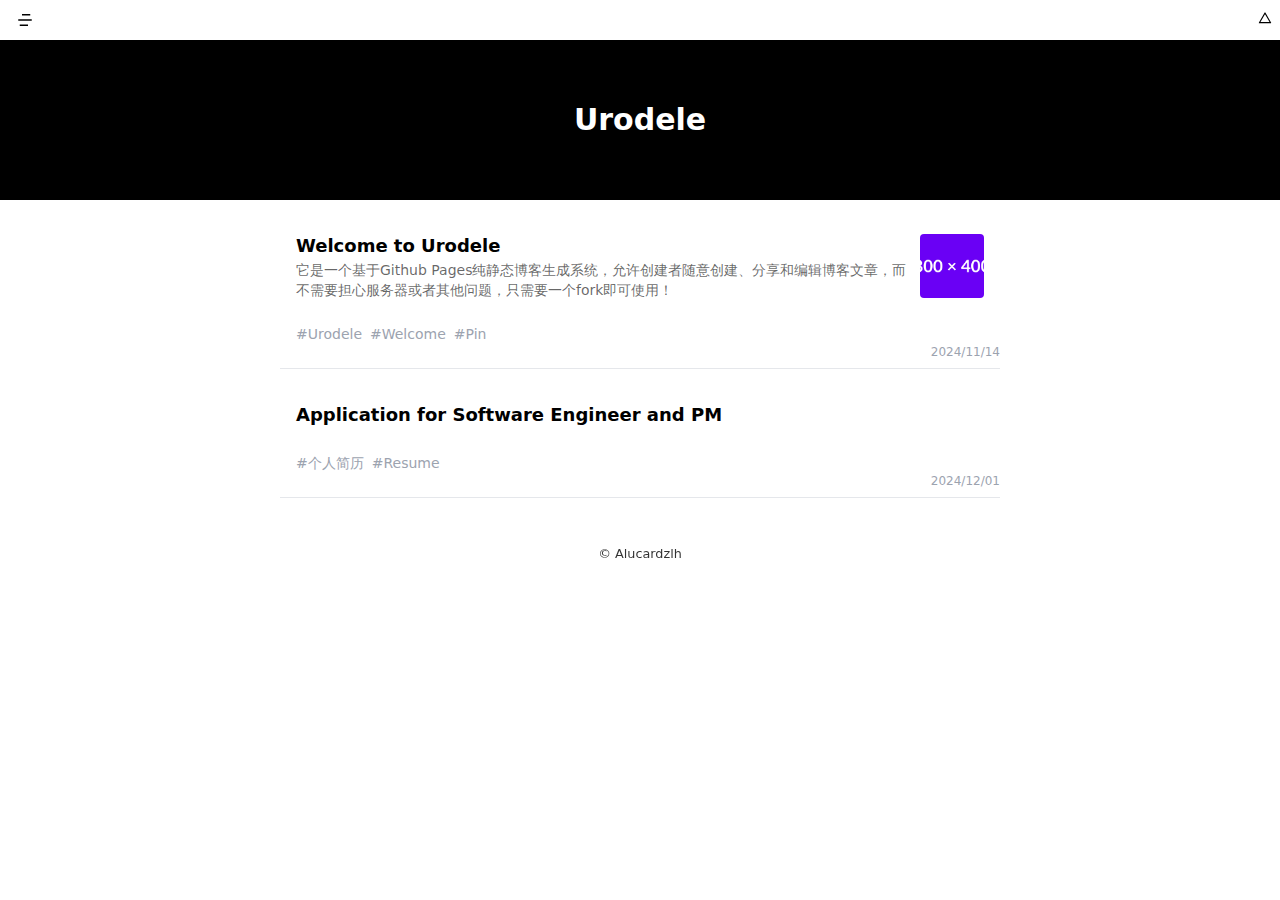
<file: index.html>
<!DOCTYPE html> <html lang="en"> <head><meta charset="UTF-8"><link rel="apple-touch-icon-precomposed" sizes="144x144" href="/favicon.png"><meta name="apple-mobile-web-app-capable" content="yes"><meta name="mobile-web-app-capable" content="yes"><meta name="apple-mobile-web-app-status-bar-style" content="black-translucent"><meta name="apple-mobile-web-app-title" content="URODELE"><meta name="msapplication-TileColor" content="#000000"><meta name="viewport" content="width=device-width,initial-scale=1.0, minimum-scale=1.0, maximum-scale=1.0, user-scalable=no, viewport-fit=cover"><meta name="description" content="A self-owned full-static blog system"><link rel="icon" href="/favicon.ico"><title>Welcome to Urodele | Urodele</title><link rel="stylesheet" href="/_astro/_page_.pf0yeKP4.css">
<style>._tabset_selm3_1 ._tab-panel_selm3_1{display:none}._tabset_selm3_1 ._tab-panels_selm3_4{display:flex}._tabset_selm3_1 input[data-tab-name=direct]{display:none}._tabset_selm3_1 input[data-tab-name=direct]:checked~._tab-panels_selm3_4 ._tab-panel_selm3_1[data-tab-name=direct]{display:block}._tabset_selm3_1 input[data-tab-name=direct]:checked~._tab-labels_selm3_13 label[data-tab-name=direct]{border-bottom:2px solid red}._tabset_selm3_1 input[data-tab-name=app]{display:none}._tabset_selm3_1 input[data-tab-name=app]:checked~._tab-panels_selm3_4 ._tab-panel_selm3_1[data-tab-name=app]{display:block}._tabset_selm3_1 input[data-tab-name=app]:checked~._tab-labels_selm3_13 label[data-tab-name=app]{border-bottom:2px solid red}
</style>
<link rel="stylesheet" href="/_astro/_page_.BIc4xYU2.css"><script type="module" src="/_astro/hoisted.DIbbZnHY.js"></script></head> <body class="text-text bg-bg"> <header class="flex justify-between items-center p-2 gap-2 h-10"> <a href="/" class="text-button text-lg" aria-label="homepage"> <div class="i-ri:menu-4-fill"></div> </a> <div class="flex gap-2 items-center header-operations">   <div id="auth"></div> </div> </header>  <div class="w-full h-40 bg-black text-white font-bold text-3xl flex items-center justify-center">Urodele</div> <main> <div class="content">  <div class="pt-8 pb-2"> <a href="/post/Welcome-to-Urodele" class="px-4 pb-4 flex justify-between items-center group"> <div class="flex flex-col"> <h1 class="page-title w-[fit-content] text-lg transition-all font-semibold group-hover:underline"> Welcome to Urodele </h1> <p class="text-text text-opacity-60 text-sm">它是一个基于Github Pages纯静态博客生成系统，允许创建者随意创建、分享和编辑博客文章，而不需要担心服务器或者其他问题，只需要一个fork即可使用！</p> </div> <img class="w-16 h-16 rounded object-cover" src="/post-assets/1730949764414_image.png" alt="image.png"> </a> <div class="flex pt-2 gap-2 px-4"> <a href="/tag/Urodele" class="text-sm text-gray hover:text-black">
#Urodele </a><a href="/tag/Welcome" class="text-sm text-gray hover:text-black">
#Welcome </a><a href="/tag/Pin" class="text-sm text-gray hover:text-black">
#Pin </a> </div> <div data-acc-time="1731585531871" class="text-end text-xs text-gray"></div> </div> <hr>  <div class="pt-8 pb-2"> <a href="/post/Application-for-Software-Engineer-and-PM" class="px-4 pb-4 flex justify-between items-center group"> <div class="flex flex-col"> <h1 class="page-title w-[fit-content] text-lg transition-all font-semibold group-hover:underline"> Application for Software Engineer and PM </h1> <p class="text-text text-opacity-60 text-sm"></p> </div>  </a> <div class="flex pt-2 gap-2 px-4"> <a href="/tag/%E4%B8%AA%E4%BA%BA%E7%AE%80%E5%8E%86" class="text-sm text-gray hover:text-black">
#个人简历 </a><a href="/tag/Resume" class="text-sm text-gray hover:text-black">
#Resume </a> </div> <div data-acc-time="1733053419336" class="text-end text-xs text-gray"></div> </div> <hr>   </div> </main>  <footer class="mt-8 flex justify-center"> <small class="w-full max-w-[720px] min-h-12 flex justify-center items-center opacity-80"> <a href="https://github.com/alucardzlh" target="_blank">© Alucardzlh</a> </small> </footer> </body></html>
</file>
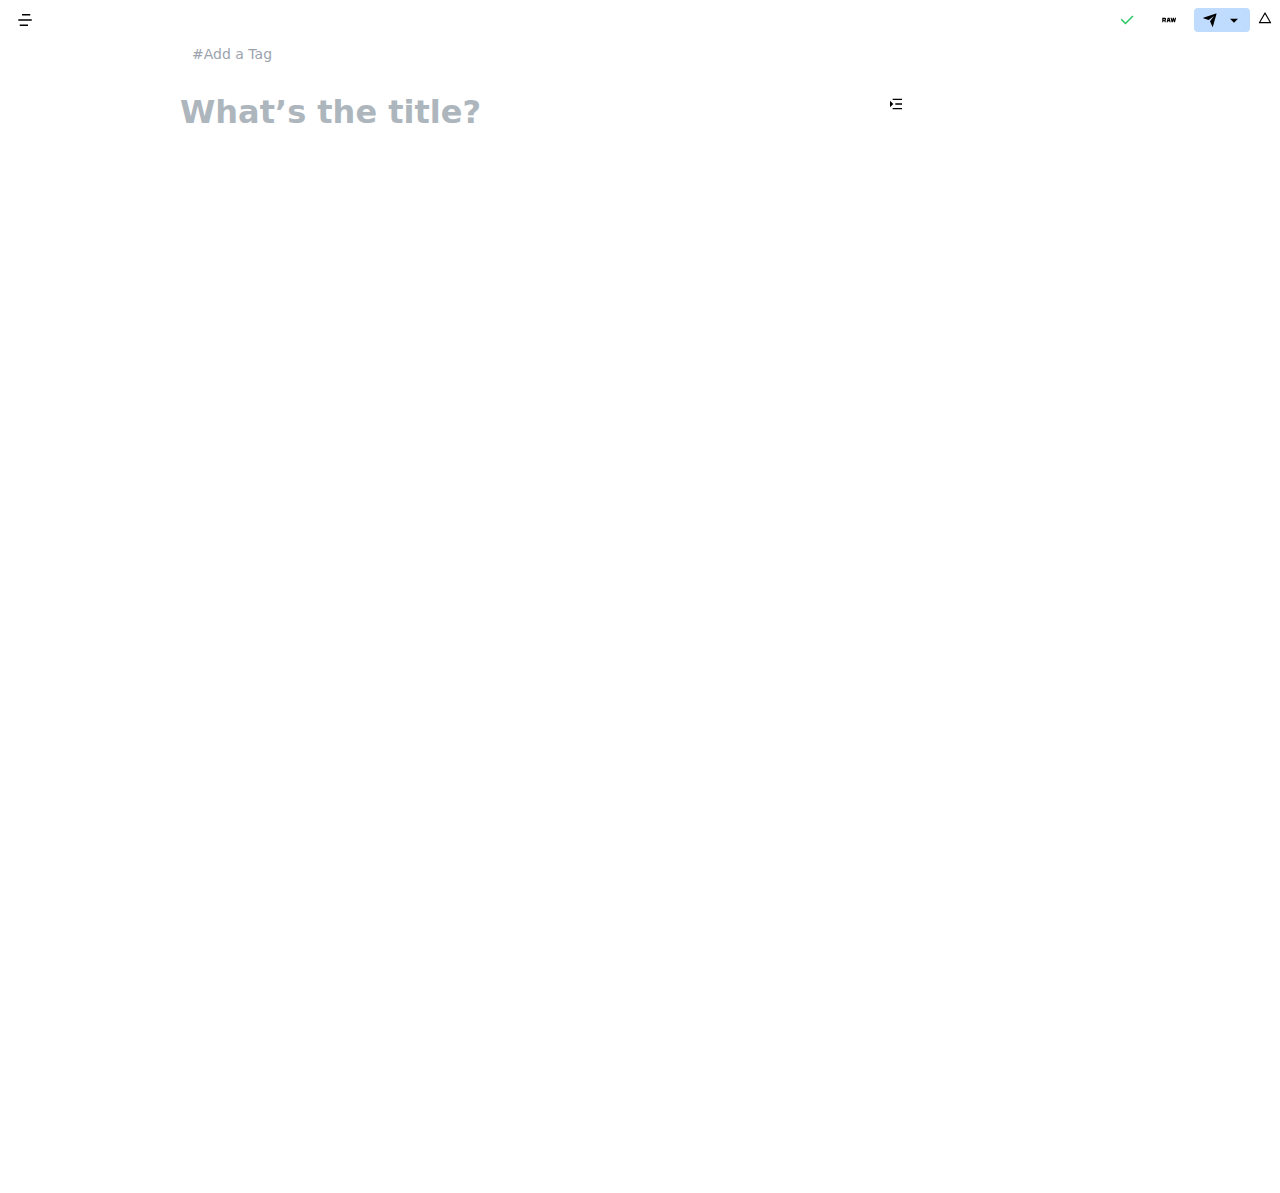
<file: edit/index.html>
<!DOCTYPE html> <html lang="en"> <head><meta charset="UTF-8"><link rel="apple-touch-icon-precomposed" sizes="144x144" href="/favicon.png"><meta name="apple-mobile-web-app-capable" content="yes"><meta name="mobile-web-app-capable" content="yes"><meta name="apple-mobile-web-app-status-bar-style" content="black-translucent"><meta name="apple-mobile-web-app-title" content="URODELE"><meta name="msapplication-TileColor" content="#000000"><meta name="viewport" content="width=device-width,initial-scale=1.0, minimum-scale=1.0, maximum-scale=1.0, user-scalable=no, viewport-fit=cover"><meta name="description" content="A self-owned full-static blog system"><link rel="icon" href="/favicon.ico"><title>Editor | Urodele</title><style>._tag_1y242_1{transition:all ease .25s;transition-delay:.25s;--opacity: 0;--stop: 0%;--hover-bg: rgba(229, 231, 235, var(--opacity));background:linear-gradient(90deg,var(--hover-bg) 50%,rgb(248,113,113) 50%,rgb(248,113,113) 100%);background-position:0%;background-size:200%}._tag_1y242_1:hover{--opacity: 1;background-position:100%;color:#fff}@media (prefers-color-scheme: dark){._tag_1y242_1{--un-text-opacity:1;color:rgb(156,163,175,var(--un-text-opacity))}}._add-tag_1y242_23 ._tag-selector_1y242_23{display:none}._add-tag_1y242_23:focus-within ._tag-selector_1y242_23{display:block}
</style>
<link rel="stylesheet" href="/_astro/_page_.pf0yeKP4.css">
<style>._tabset_selm3_1 ._tab-panel_selm3_1{display:none}._tabset_selm3_1 ._tab-panels_selm3_4{display:flex}._tabset_selm3_1 input[data-tab-name=direct]{display:none}._tabset_selm3_1 input[data-tab-name=direct]:checked~._tab-panels_selm3_4 ._tab-panel_selm3_1[data-tab-name=direct]{display:block}._tabset_selm3_1 input[data-tab-name=direct]:checked~._tab-labels_selm3_13 label[data-tab-name=direct]{border-bottom:2px solid red}._tabset_selm3_1 input[data-tab-name=app]{display:none}._tabset_selm3_1 input[data-tab-name=app]:checked~._tab-panels_selm3_4 ._tab-panel_selm3_1[data-tab-name=app]{display:block}._tabset_selm3_1 input[data-tab-name=app]:checked~._tab-labels_selm3_13 label[data-tab-name=app]{border-bottom:2px solid red}
</style>
<link rel="stylesheet" href="/_astro/_id_.CRvXThkN.css">
<link rel="stylesheet" href="/_astro/_page_.BIc4xYU2.css">
<style>.outlines a[data-anchor-tag=H1]{margin-left:0}.outlines a[data-anchor-tag=H2]{margin-left:12px}.outlines a[data-anchor-tag=H3]{margin-left:24px}.outlines a[data-anchor-tag=H4]{margin-left:36px}.outlines a[data-anchor-tag=H5]{margin-left:48px}.outlines a[data-anchor-tag=H6]{margin-left:60px}
</style><script type="module" src="/_astro/hoisted.BvG3a0a0.js"></script></head> <body class="text-text bg-bg"> <header class="flex justify-between items-center p-2 gap-2 h-10"> <a href="/" class="text-button text-lg" aria-label="homepage"> <div class="i-ri:menu-4-fill"></div> </a> <div class="flex gap-2 items-center header-operations"> <div id="editor-operarions" class="flex gap-2 items-center"></div>  <div id="auth"></div> </div> </header>   <div id="editor" class="w-full flex flex-col items-center min-h-8" data-modal-loading="true"></div>   </body></html>
</file>
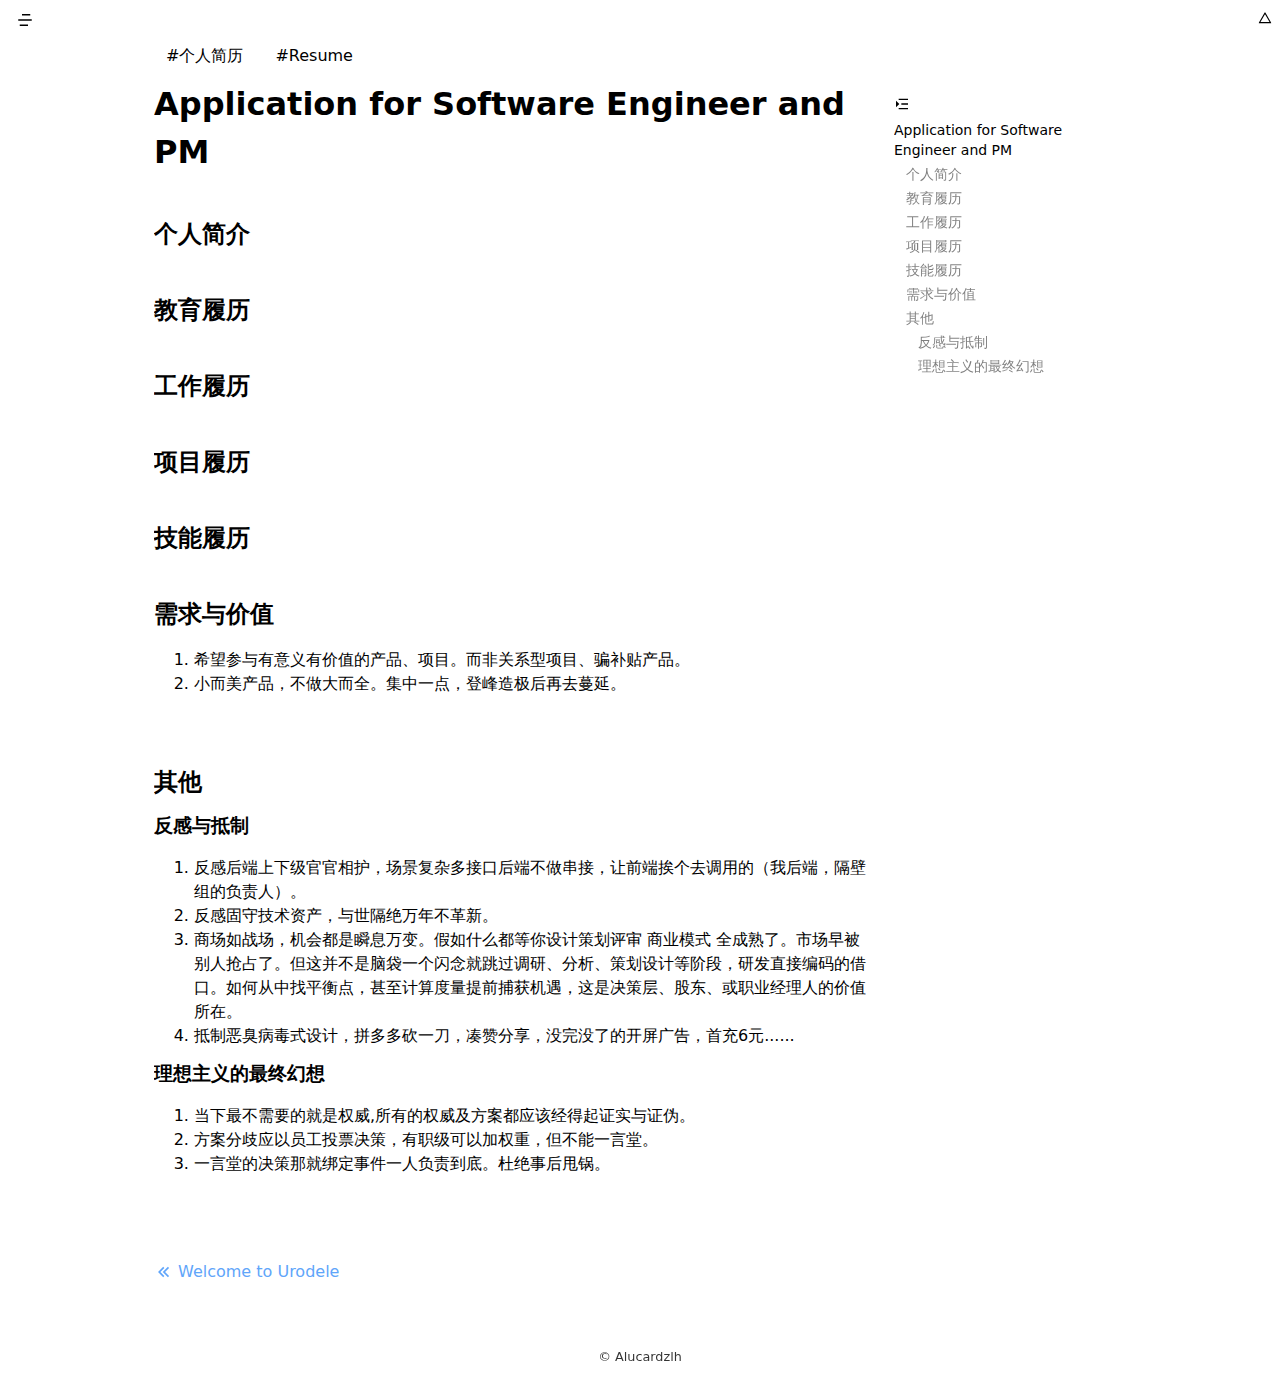
<file: post/Application-for-Software-Engineer-and-PM/index.html>
<!DOCTYPE html> <html lang="en"> <head><meta charset="UTF-8"><link rel="apple-touch-icon-precomposed" sizes="144x144" href="/favicon.png"><meta name="apple-mobile-web-app-capable" content="yes"><meta name="mobile-web-app-capable" content="yes"><meta name="apple-mobile-web-app-status-bar-style" content="black-translucent"><meta name="apple-mobile-web-app-title" content="URODELE"><meta name="msapplication-TileColor" content="#000000"><meta name="viewport" content="width=device-width,initial-scale=1.0, minimum-scale=1.0, maximum-scale=1.0, user-scalable=no, viewport-fit=cover"><meta name="description" content=""><link rel="icon" href="/favicon.ico"><title>Application for Software Engineer and PM | Urodele</title><link rel="stylesheet" href="/_astro/_page_.pf0yeKP4.css">
<style>.outlines a[data-anchor-tag=H1]{margin-left:0}.outlines a[data-anchor-tag=H2]{margin-left:12px}.outlines a[data-anchor-tag=H3]{margin-left:24px}.outlines a[data-anchor-tag=H4]{margin-left:36px}.outlines a[data-anchor-tag=H5]{margin-left:48px}.outlines a[data-anchor-tag=H6]{margin-left:60px}
._tabset_selm3_1 ._tab-panel_selm3_1{display:none}._tabset_selm3_1 ._tab-panels_selm3_4{display:flex}._tabset_selm3_1 input[data-tab-name=direct]{display:none}._tabset_selm3_1 input[data-tab-name=direct]:checked~._tab-panels_selm3_4 ._tab-panel_selm3_1[data-tab-name=direct]{display:block}._tabset_selm3_1 input[data-tab-name=direct]:checked~._tab-labels_selm3_13 label[data-tab-name=direct]{border-bottom:2px solid red}._tabset_selm3_1 input[data-tab-name=app]{display:none}._tabset_selm3_1 input[data-tab-name=app]:checked~._tab-panels_selm3_4 ._tab-panel_selm3_1[data-tab-name=app]{display:block}._tabset_selm3_1 input[data-tab-name=app]:checked~._tab-labels_selm3_13 label[data-tab-name=app]{border-bottom:2px solid red}
</style>
<link rel="stylesheet" href="/_astro/_page_.BIc4xYU2.css">
<link rel="stylesheet" href="/_astro/_id_.CRvXThkN.css"><script type="module" src="/_astro/hoisted.DYJ7VQR5.js"></script></head> <body class="text-text bg-bg"> <header class="flex justify-between items-center p-2 gap-2 h-10"> <a href="/" class="text-button text-lg" aria-label="homepage"> <div class="i-ri:menu-4-fill"></div> </a> <div class="flex gap-2 items-center header-operations">   <div id="auth"></div> </div> </header>  <main> <div class="content"> <div class="w-full flex gap-2 pb-2"> <a href="/tag/%E4%B8%AA%E4%BA%BA%E7%AE%80%E5%8E%86" class="rounded hover:bg-gray-200 dark:hover:bg-modal px-3 py-1 cursor-pointer">
#个人简历 </a><a href="/tag/Resume" class="rounded hover:bg-gray-200 dark:hover:bg-modal px-3 py-1 cursor-pointer">
#Resume </a> </div> <div class="ud-root read-only flex-1"><h1 level="1" id="Application-for-Software-Engineer-and-PM"><strong>Application for Software Engineer and PM</strong></h1><p></p><h2 level="2" id="个人简介">个人简介</h2><p></p><h2 level="2" id="教育履历">教育履历</h2><p></p><h2 level="2" id="工作履历">工作履历</h2><p></p><h2 level="2" id="项目履历">项目履历</h2><p></p><h2 level="2" id="技能履历">技能履历</h2><p></p><h2 level="2" id="需求与价值">需求与价值</h2><ol><li><p>希望参与有意义有价值的产品、项目。而非关系型项目、骗补贴产品。</p></li><li><p>小而美产品，不做大而全。集中一点，登峰造极后再去蔓延。</p></li></ol><p></p><p></p><h2 level="2" id="其他">其他</h2><h3 level="3" id="反感与抵制">反感与抵制</h3><ol><li><p>反感后端上下级官官相护，场景复杂多接口后端不做串接，让前端挨个去调用的（我后端，隔壁组的负责人）。</p></li><li><p>反感固守技术资产，与世隔绝万年不革新。</p></li><li><p>商场如战场，机会都是瞬息万变。假如什么都等你设计策划评审 商业模式 全成熟了。市场早被别人抢占了。但这并不是脑袋一个闪念就跳过调研、分析、策划设计等阶段，研发直接编码的借口。如何从中找平衡点，甚至计算度量提前捕获机遇，这是决策层、股东、或职业经理人的价值所在。</p></li><li><p>抵制恶臭病毒式设计，拼多多砍一刀，凑赞分享，没完没了的开屏广告，首充6元......</p></li></ol><h3 level="3" id="理想主义的最终幻想">理想主义的最终幻想</h3><ol><li><p>当下最不需要的就是权威,所有的权威及方案都应该经得起证实与证伪。</p></li><li><p>方案分歧应以员工投票决策，有职级可以加权重，但不能一言堂。</p></li><li><p>一言堂的决策那就绑定事件一人负责到底。杜绝事后甩锅。</p></li></ol><p></p><script type="module">const injectHtml = (root, html) => {
  const iframe = document.createElement("iframe");
  const htmlContent = `<html><head></head><body>${html}</body></html>`;
  iframe.style.width = "100%";
  iframe.style.height = "100%";
  iframe.onload = () => {
    const doc = iframe.contentDocument || iframe.contentWindow?.document;
    if (!doc) {
      return;
    }
    doc.open();
    doc.write(htmlContent);
    doc.close();
  };
  root.replaceChildren(iframe);
}
  document.querySelectorAll('.playground')?.forEach(el=>{
    const html = el.getAttribute('data-html');
    if (html) {
      injectHtml(el,html);
    }
    const indicator = document.createElement("div");
    indicator.className = "indicator";
    const showCode = document.createElement("div");
    showCode.className = "show-code";
    showCode.innerText = "code";
    showCode.onclick = () => {
      el.parentElement.classList.remove("preview-only");
    };
    const showPreview = document.createElement("div");
    showPreview.className = "show-preview";
    showPreview.innerText = "preview";
    showPreview.onclick = () => {
      el.parentElement.classList.add("preview-only");
    };
    indicator.appendChild(showCode);
    indicator.appendChild(showPreview);
    el.parentElement.appendChild(indicator);
    if (window.screen.width < 768) {
      showPreview.click();
    }
  });</script></div> <div data-page-id="Application-for-Software-Engineer-and-PM" class="navigator flex justify-between items-center mt-4 py-4"> <a href="/post/Welcome-to-Urodele" class="flex items-center gap-1 text-blue cursor-pointer flex-[45%]"> <div class="i-ri:arrow-left-double-line w-5 h-5 flex-shrink-0"></div> <div class="text-start">Welcome to Urodele</div> </a> <div></div> </div> </div> <div class="outline-wrapper"></div> </main> <div class="giscus-container flex justify-center"> <div class="w-full max-w-[870px] mx-8"> <script src="https://giscus.app/client.js" data-repo="alucardzlh/alucardzlh.github.io" data-repo-id="R_kgDONWtphA" data-category="Announcements" data-category-id="DIC_kwDONWtphM4CkxzD" data-mapping="pathname" data-strict="0" data-reactions-enabled="1" data-emit-metadata="0" data-input-position="bottom" data-theme="preferred_color_scheme" data-lang="zh-CN" crossorigin="anonymous" async></script> </div> </div> <footer class="mt-8 flex justify-center"> <small class="w-full max-w-[720px] min-h-12 flex justify-center items-center opacity-80"> <a href="https://github.com/alucardzlh" target="_blank">© Alucardzlh</a> </small> </footer> </body></html>
</file>
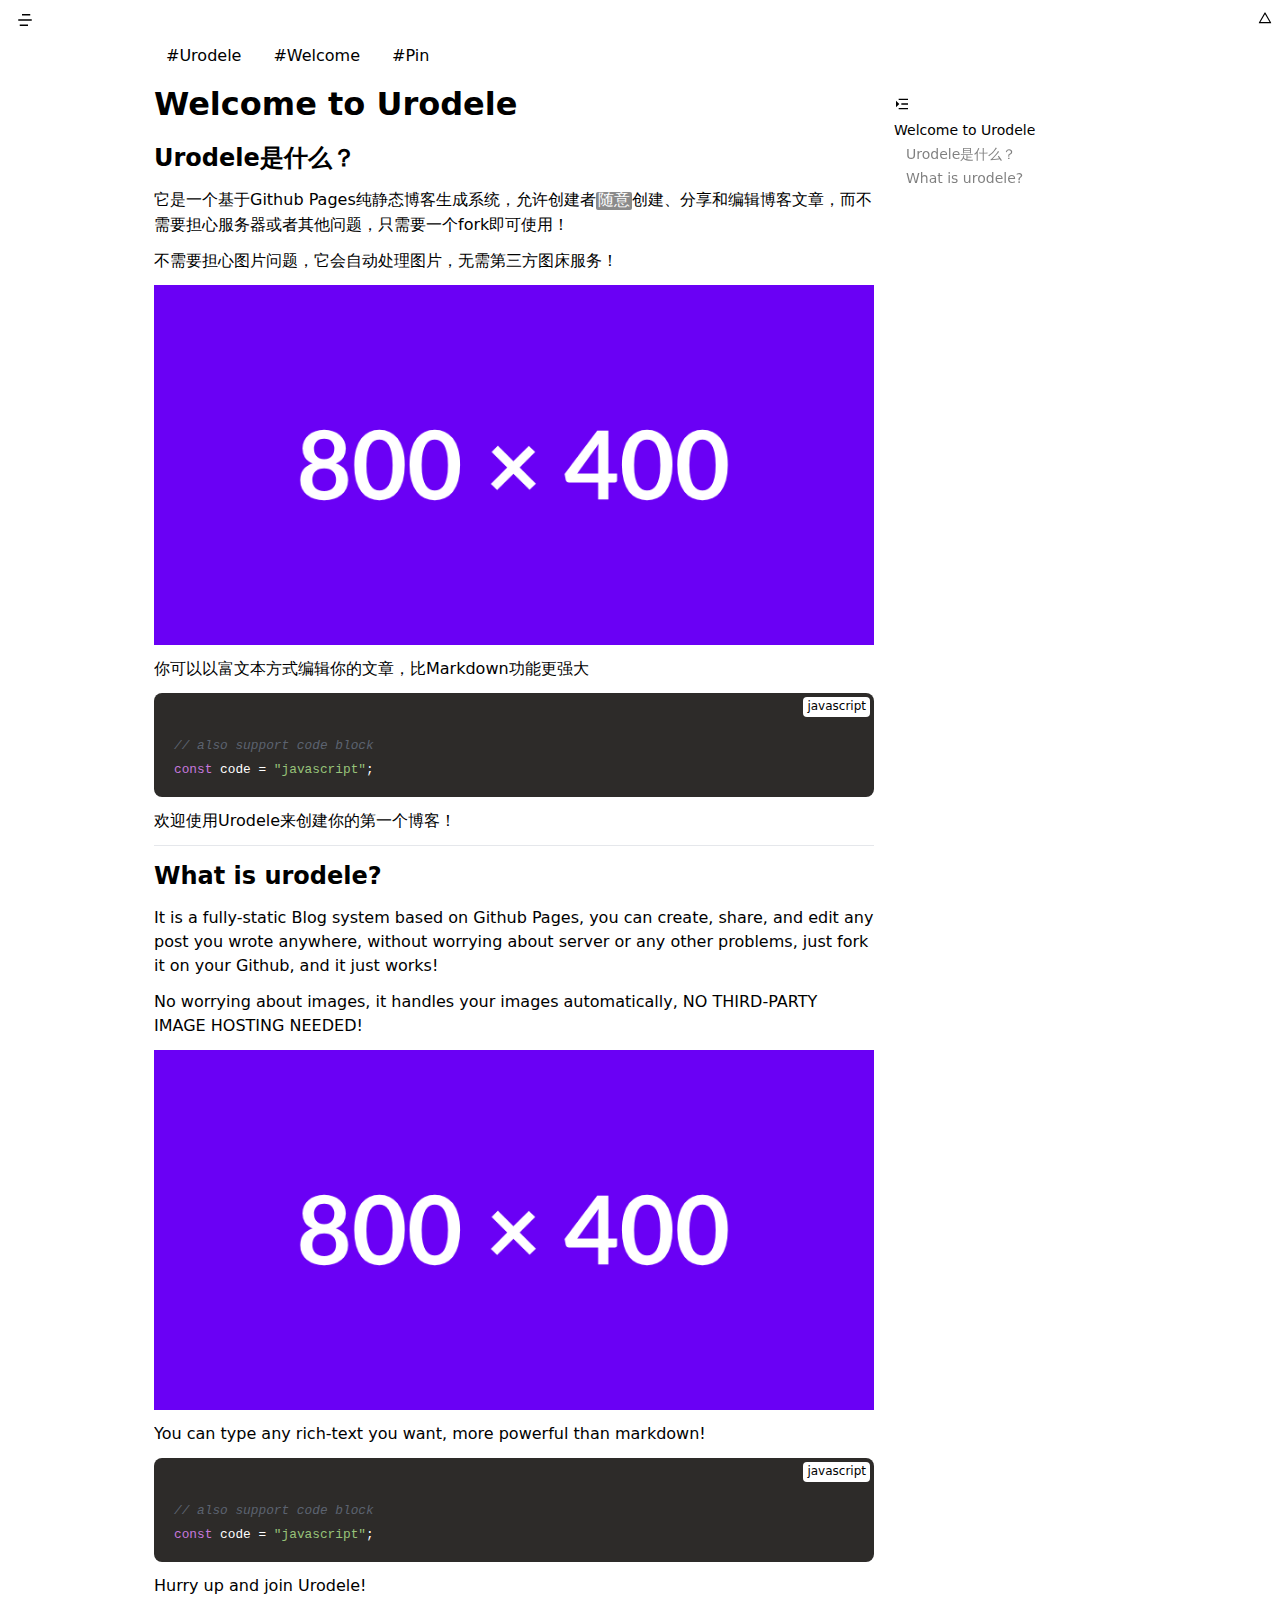
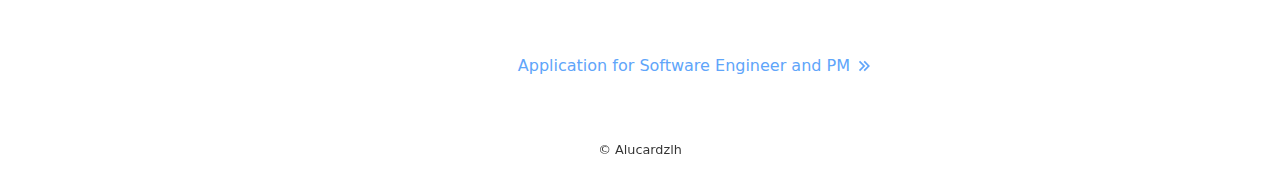
<file: post/Welcome-to-Urodele/index.html>
<!DOCTYPE html> <html lang="en"> <head><meta charset="UTF-8"><link rel="apple-touch-icon-precomposed" sizes="144x144" href="/favicon.png"><meta name="apple-mobile-web-app-capable" content="yes"><meta name="mobile-web-app-capable" content="yes"><meta name="apple-mobile-web-app-status-bar-style" content="black-translucent"><meta name="apple-mobile-web-app-title" content="URODELE"><meta name="msapplication-TileColor" content="#000000"><meta name="viewport" content="width=device-width,initial-scale=1.0, minimum-scale=1.0, maximum-scale=1.0, user-scalable=no, viewport-fit=cover"><meta name="description" content="它是一个基于Github Pages纯静态博客生成系统，允许创建者随意创建、分享和编辑博客文章，而不需要担心服务器或者其他问题，只需要一个fork即可使用！"><link rel="icon" href="/favicon.ico"><title>Welcome to Urodele | Urodele</title><link rel="stylesheet" href="/_astro/_page_.pf0yeKP4.css">
<style>._tabset_selm3_1 ._tab-panel_selm3_1{display:none}._tabset_selm3_1 ._tab-panels_selm3_4{display:flex}._tabset_selm3_1 input[data-tab-name=direct]{display:none}._tabset_selm3_1 input[data-tab-name=direct]:checked~._tab-panels_selm3_4 ._tab-panel_selm3_1[data-tab-name=direct]{display:block}._tabset_selm3_1 input[data-tab-name=direct]:checked~._tab-labels_selm3_13 label[data-tab-name=direct]{border-bottom:2px solid red}._tabset_selm3_1 input[data-tab-name=app]{display:none}._tabset_selm3_1 input[data-tab-name=app]:checked~._tab-panels_selm3_4 ._tab-panel_selm3_1[data-tab-name=app]{display:block}._tabset_selm3_1 input[data-tab-name=app]:checked~._tab-labels_selm3_13 label[data-tab-name=app]{border-bottom:2px solid red}
.outlines a[data-anchor-tag=H1]{margin-left:0}.outlines a[data-anchor-tag=H2]{margin-left:12px}.outlines a[data-anchor-tag=H3]{margin-left:24px}.outlines a[data-anchor-tag=H4]{margin-left:36px}.outlines a[data-anchor-tag=H5]{margin-left:48px}.outlines a[data-anchor-tag=H6]{margin-left:60px}
</style>
<link rel="stylesheet" href="/_astro/_page_.BIc4xYU2.css">
<link rel="stylesheet" href="/_astro/_id_.CRvXThkN.css"><script type="module" src="/_astro/hoisted.DYJ7VQR5.js"></script></head> <body class="text-text bg-bg"> <header class="flex justify-between items-center p-2 gap-2 h-10"> <a href="/" class="text-button text-lg" aria-label="homepage"> <div class="i-ri:menu-4-fill"></div> </a> <div class="flex gap-2 items-center header-operations">   <div id="auth"></div> </div> </header>  <main> <div class="content"> <div class="w-full flex gap-2 pb-2"> <a href="/tag/Urodele" class="rounded hover:bg-gray-200 dark:hover:bg-modal px-3 py-1 cursor-pointer">
#Urodele </a><a href="/tag/Welcome" class="rounded hover:bg-gray-200 dark:hover:bg-modal px-3 py-1 cursor-pointer">
#Welcome </a><a href="/tag/Pin" class="rounded hover:bg-gray-200 dark:hover:bg-modal px-3 py-1 cursor-pointer">
#Pin </a> </div> <div class="ud-root read-only flex-1"><h1 level="1" id="Welcome-to-Urodele">Welcome to Urodele</h1><h2 level="2" id="Urodele是什么">Urodele是什么？</h2><p>它是一个基于Github Pages纯静态博客生成系统，允许创建者<code>随意</code>创建、分享和编辑博客文章，而不需要担心服务器或者其他问题，只需要一个fork即可使用！</p><p>不需要担心图片问题，它会自动处理图片，无需第三方图床服务！</p><img src="/post-assets/1730949764414_image.png" alt="image.png"><p>你可以以富文本方式编辑你的文章，比Markdown功能更强大</p><div class="llt-code readonly"><div class="language">javascript</div><div class="wrapper"><pre><code class="language-javascript"><span class="hljs-comment" class="hljs-comment">// also support code block</span>
<span class="hljs-keyword" class="hljs-keyword">const</span> code = <span class="hljs-string" class="hljs-string">&quot;javascript&quot;</span>;
</code></pre></div></div><p>欢迎使用Urodele来创建你的第一个博客！</p><hr><h2 level="2" id="What-is-urodele">What is urodele?</h2><p>It is a fully-static Blog system based on Github Pages, you can create, share, and edit any post you wrote anywhere, without worrying about server or any other problems, just fork it on your Github, and it just works!</p><p>No worrying about images, it handles your images automatically, NO THIRD-PARTY IMAGE HOSTING NEEDED!</p><img src="/post-assets/1730949764414_image.png" alt="image.png"><p>You can type any rich-text you want, more powerful than markdown!</p><div class="llt-code readonly"><div class="language">javascript</div><div class="wrapper"><pre><code class="language-javascript"><span class="hljs-comment" class="hljs-comment">// also support code block</span>
<span class="hljs-keyword" class="hljs-keyword">const</span> code = <span class="hljs-string" class="hljs-string">&quot;javascript&quot;</span>;
</code></pre></div></div><p>Hurry up and join Urodele!</p><script type="module">const injectHtml = (root, html) => {
  const iframe = document.createElement("iframe");
  const htmlContent = `<html><head></head><body>${html}</body></html>`;
  iframe.style.width = "100%";
  iframe.style.height = "100%";
  iframe.onload = () => {
    const doc = iframe.contentDocument || iframe.contentWindow?.document;
    if (!doc) {
      return;
    }
    doc.open();
    doc.write(htmlContent);
    doc.close();
  };
  root.replaceChildren(iframe);
}
  document.querySelectorAll('.playground')?.forEach(el=>{
    const html = el.getAttribute('data-html');
    if (html) {
      injectHtml(el,html);
    }
    const indicator = document.createElement("div");
    indicator.className = "indicator";
    const showCode = document.createElement("div");
    showCode.className = "show-code";
    showCode.innerText = "code";
    showCode.onclick = () => {
      el.parentElement.classList.remove("preview-only");
    };
    const showPreview = document.createElement("div");
    showPreview.className = "show-preview";
    showPreview.innerText = "preview";
    showPreview.onclick = () => {
      el.parentElement.classList.add("preview-only");
    };
    indicator.appendChild(showCode);
    indicator.appendChild(showPreview);
    el.parentElement.appendChild(indicator);
    if (window.screen.width < 768) {
      showPreview.click();
    }
  });</script></div> <div data-page-id="Welcome-to-Urodele" class="navigator flex justify-between items-center mt-4 py-4"> <div></div> <a href="/post/Application-for-Software-Engineer-and-PM" class="flex items-center justify-end gap-1 text-blue cursor-pointer flex-[45%]"> <div class="text-end">Application for Software Engineer and PM</div> <div class="i-ri:arrow-right-double-line w-5 h-5 flex-shrink-0"></div> </a> </div> </div> <div class="outline-wrapper"></div> </main> <div class="giscus-container flex justify-center"> <div class="w-full max-w-[870px] mx-8"> <script src="https://giscus.app/client.js" data-repo="alucardzlh/alucardzlh.github.io" data-repo-id="R_kgDONWtphA" data-category="Announcements" data-category-id="DIC_kwDONWtphM4CkxzD" data-mapping="pathname" data-strict="0" data-reactions-enabled="1" data-emit-metadata="0" data-input-position="bottom" data-theme="preferred_color_scheme" data-lang="zh-CN" crossorigin="anonymous" async></script> </div> </div> <footer class="mt-8 flex justify-center"> <small class="w-full max-w-[720px] min-h-12 flex justify-center items-center opacity-80"> <a href="https://github.com/alucardzlh" target="_blank">© Alucardzlh</a> </small> </footer> </body></html>
</file>
<file: _astro/_page_.pf0yeKP4.css>
*,:before,:after{box-sizing:border-box;border-width:0;border-style:solid;border-color:var(--un-default-border-color, #e5e7eb)}:before,:after{--un-content: ""}html,:host{line-height:1.5;-webkit-text-size-adjust:100%;-moz-tab-size:4;tab-size:4;font-family:ui-sans-serif,system-ui,sans-serif,"Apple Color Emoji","Segoe UI Emoji",Segoe UI Symbol,"Noto Color Emoji";font-feature-settings:normal;font-variation-settings:normal;-webkit-tap-highlight-color:transparent}body{margin:0;line-height:inherit}hr{height:0;color:inherit;border-top-width:1px}abbr:where([title]){text-decoration:underline dotted}h1,h2,h3,h4,h5,h6{font-size:inherit;font-weight:inherit}a{color:inherit;text-decoration:inherit}b,strong{font-weight:bolder}code,kbd,samp,pre{font-family:ui-monospace,SFMono-Regular,Menlo,Monaco,Consolas,Liberation Mono,Courier New,monospace;font-feature-settings:normal;font-variation-settings:normal;font-size:1em}small{font-size:80%}sub,sup{font-size:75%;line-height:0;position:relative;vertical-align:baseline}sub{bottom:-.25em}sup{top:-.5em}table{text-indent:0;border-color:inherit;border-collapse:collapse}button,input,optgroup,select,textarea{font-family:inherit;font-feature-settings:inherit;font-variation-settings:inherit;font-size:100%;font-weight:inherit;line-height:inherit;color:inherit;margin:0;padding:0}button,select{text-transform:none}button,[type=button],[type=reset],[type=submit]{-webkit-appearance:button;background-color:transparent;background-image:none}:-moz-focusring{outline:auto}:-moz-ui-invalid{box-shadow:none}progress{vertical-align:baseline}::-webkit-inner-spin-button,::-webkit-outer-spin-button{height:auto}[type=search]{-webkit-appearance:textfield;outline-offset:-2px}::-webkit-search-decoration{-webkit-appearance:none}::-webkit-file-upload-button{-webkit-appearance:button;font:inherit}summary{display:list-item}blockquote,dl,dd,h1,h2,h3,h4,h5,h6,hr,figure,p,pre{margin:0}fieldset{margin:0;padding:0}legend{padding:0}ol,ul,menu{list-style:none;margin:0;padding:0}dialog{padding:0}textarea{resize:vertical}input::placeholder,textarea::placeholder{opacity:1;color:#9ca3af}button,[role=button]{cursor:pointer}:disabled{cursor:default}img,svg,video,canvas,audio,iframe,embed,object{display:block;vertical-align:middle}img,video{max-width:100%;height:auto}[hidden]:where(:not([hidden=until-found])){display:none}*,:before,:after{--un-rotate:0;--un-rotate-x:0;--un-rotate-y:0;--un-rotate-z:0;--un-scale-x:1;--un-scale-y:1;--un-scale-z:1;--un-skew-x:0;--un-skew-y:0;--un-translate-x:0;--un-translate-y:0;--un-translate-z:0;--un-pan-x: ;--un-pan-y: ;--un-pinch-zoom: ;--un-scroll-snap-strictness:proximity;--un-ordinal: ;--un-slashed-zero: ;--un-numeric-figure: ;--un-numeric-spacing: ;--un-numeric-fraction: ;--un-border-spacing-x:0;--un-border-spacing-y:0;--un-ring-offset-shadow:0 0 rgb(0 0 0 / 0);--un-ring-shadow:0 0 rgb(0 0 0 / 0);--un-shadow-inset: ;--un-shadow:0 0 rgb(0 0 0 / 0);--un-ring-inset: ;--un-ring-offset-width:0px;--un-ring-offset-color:#fff;--un-ring-width:0px;--un-ring-color:rgb(147 197 253 / .5);--un-blur: ;--un-brightness: ;--un-contrast: ;--un-drop-shadow: ;--un-grayscale: ;--un-hue-rotate: ;--un-invert: ;--un-saturate: ;--un-sepia: ;--un-backdrop-blur: ;--un-backdrop-brightness: ;--un-backdrop-contrast: ;--un-backdrop-grayscale: ;--un-backdrop-hue-rotate: ;--un-backdrop-invert: ;--un-backdrop-opacity: ;--un-backdrop-saturate: ;--un-backdrop-sepia: }::backdrop{--un-rotate:0;--un-rotate-x:0;--un-rotate-y:0;--un-rotate-z:0;--un-scale-x:1;--un-scale-y:1;--un-scale-z:1;--un-skew-x:0;--un-skew-y:0;--un-translate-x:0;--un-translate-y:0;--un-translate-z:0;--un-pan-x: ;--un-pan-y: ;--un-pinch-zoom: ;--un-scroll-snap-strictness:proximity;--un-ordinal: ;--un-slashed-zero: ;--un-numeric-figure: ;--un-numeric-spacing: ;--un-numeric-fraction: ;--un-border-spacing-x:0;--un-border-spacing-y:0;--un-ring-offset-shadow:0 0 rgb(0 0 0 / 0);--un-ring-shadow:0 0 rgb(0 0 0 / 0);--un-shadow-inset: ;--un-shadow:0 0 rgb(0 0 0 / 0);--un-ring-inset: ;--un-ring-offset-width:0px;--un-ring-offset-color:#fff;--un-ring-width:0px;--un-ring-color:rgb(147 197 253 / .5);--un-blur: ;--un-brightness: ;--un-contrast: ;--un-drop-shadow: ;--un-grayscale: ;--un-hue-rotate: ;--un-invert: ;--un-saturate: ;--un-sepia: ;--un-backdrop-blur: ;--un-backdrop-brightness: ;--un-backdrop-contrast: ;--un-backdrop-grayscale: ;--un-backdrop-hue-rotate: ;--un-backdrop-invert: ;--un-backdrop-opacity: ;--un-backdrop-saturate: ;--un-backdrop-sepia: }.i-material-symbols\:add-link{--un-icon:url("data:image/svg+xml;utf8,%3Csvg viewBox='0 0 24 24' width='1em' height='1em' xmlns='http://www.w3.org/2000/svg' %3E%3Cpath fill='currentColor' d='M17 20v-3h-3v-2h3v-3h2v3h3v2h-3v3zm-6-3H7q-2.075 0-3.537-1.463T2 12t1.463-3.537T7 7h4v2H7q-1.25 0-2.125.875T4 12t.875 2.125T7 15h4zm-3-4v-2h8v2zm14-1h-2q0-1.25-.875-2.125T17 9h-4V7h4q2.075 0 3.538 1.463T22 12'/%3E%3C/svg%3E");-webkit-mask:var(--un-icon) no-repeat;mask:var(--un-icon) no-repeat;-webkit-mask-size:100% 100%;mask-size:100% 100%;background-color:currentColor;color:inherit;width:1em;height:1em}.i-material-symbols\:check-circle-outline-rounded{--un-icon:url("data:image/svg+xml;utf8,%3Csvg viewBox='0 0 24 24' width='1em' height='1em' xmlns='http://www.w3.org/2000/svg' %3E%3Cpath fill='currentColor' d='m10.6 13.8l-2.15-2.15q-.275-.275-.7-.275t-.7.275t-.275.7t.275.7L9.9 15.9q.3.3.7.3t.7-.3l5.65-5.65q.275-.275.275-.7t-.275-.7t-.7-.275t-.7.275zM12 22q-2.075 0-3.9-.788t-3.175-2.137T2.788 15.9T2 12t.788-3.9t2.137-3.175T8.1 2.788T12 2t3.9.788t3.175 2.137T21.213 8.1T22 12t-.788 3.9t-2.137 3.175t-3.175 2.138T12 22m0-2q3.35 0 5.675-2.325T20 12t-2.325-5.675T12 4T6.325 6.325T4 12t2.325 5.675T12 20m0-8'/%3E%3C/svg%3E");-webkit-mask:var(--un-icon) no-repeat;mask:var(--un-icon) no-repeat;-webkit-mask-size:100% 100%;mask-size:100% 100%;background-color:currentColor;color:inherit;width:1em;height:1em}.i-material-symbols\:code{--un-icon:url("data:image/svg+xml;utf8,%3Csvg viewBox='0 0 24 24' width='1em' height='1em' xmlns='http://www.w3.org/2000/svg' %3E%3Cpath fill='currentColor' d='m8 18l-6-6l6-6l1.425 1.425l-4.6 4.6L9.4 16.6zm8 0l-1.425-1.425l4.6-4.6L14.6 7.4L16 6l6 6z'/%3E%3C/svg%3E");-webkit-mask:var(--un-icon) no-repeat;mask:var(--un-icon) no-repeat;-webkit-mask-size:100% 100%;mask-size:100% 100%;background-color:currentColor;color:inherit;width:1em;height:1em}.i-material-symbols\:error-outline-rounded{--un-icon:url("data:image/svg+xml;utf8,%3Csvg viewBox='0 0 24 24' width='1em' height='1em' xmlns='http://www.w3.org/2000/svg' %3E%3Cpath fill='currentColor' d='M12 17q.425 0 .713-.288T13 16t-.288-.712T12 15t-.712.288T11 16t.288.713T12 17m0-4q.425 0 .713-.288T13 12V8q0-.425-.288-.712T12 7t-.712.288T11 8v4q0 .425.288.713T12 13m0 9q-2.075 0-3.9-.788t-3.175-2.137T2.788 15.9T2 12t.788-3.9t2.137-3.175T8.1 2.788T12 2t3.9.788t3.175 2.137T21.213 8.1T22 12t-.788 3.9t-2.137 3.175t-3.175 2.138T12 22m0-2q3.35 0 5.675-2.325T20 12t-2.325-5.675T12 4T6.325 6.325T4 12t2.325 5.675T12 20m0-8'/%3E%3C/svg%3E");-webkit-mask:var(--un-icon) no-repeat;mask:var(--un-icon) no-repeat;-webkit-mask-size:100% 100%;mask-size:100% 100%;background-color:currentColor;color:inherit;width:1em;height:1em}.i-material-symbols\:format-bold{--un-icon:url("data:image/svg+xml;utf8,%3Csvg viewBox='0 0 24 24' width='1em' height='1em' xmlns='http://www.w3.org/2000/svg' %3E%3Cpath fill='currentColor' d='M6.8 19V5h5.525q1.625 0 3 1T16.7 8.775q0 1.275-.575 1.963t-1.075.987q.625.275 1.388 1.025T17.2 15q0 2.225-1.625 3.113t-3.05.887zm3.025-2.8h2.6q1.2 0 1.463-.612t.262-.888t-.262-.887t-1.538-.613H9.825zm0-5.7h2.325q.825 0 1.2-.425t.375-.95q0-.6-.425-.975t-1.1-.375H9.825z'/%3E%3C/svg%3E");-webkit-mask:var(--un-icon) no-repeat;mask:var(--un-icon) no-repeat;-webkit-mask-size:100% 100%;mask-size:100% 100%;background-color:currentColor;color:inherit;width:1em;height:1em}.i-material-symbols\:format-italic{--un-icon:url("data:image/svg+xml;utf8,%3Csvg viewBox='0 0 24 24' width='1em' height='1em' xmlns='http://www.w3.org/2000/svg' %3E%3Cpath fill='currentColor' d='M5 19v-2.5h4l3-9H8V5h10v2.5h-3.5l-3 9H15V19z'/%3E%3C/svg%3E");-webkit-mask:var(--un-icon) no-repeat;mask:var(--un-icon) no-repeat;-webkit-mask-size:100% 100%;mask-size:100% 100%;background-color:currentColor;color:inherit;width:1em;height:1em}.i-material-symbols\:format-underlined{--un-icon:url("data:image/svg+xml;utf8,%3Csvg viewBox='0 0 24 24' width='1em' height='1em' xmlns='http://www.w3.org/2000/svg' %3E%3Cpath fill='currentColor' d='M5 21v-2h14v2zm7-4q-2.525 0-3.925-1.575t-1.4-4.175V3H9.25v8.4q0 1.4.7 2.275t2.05.875t2.05-.875t.7-2.275V3h2.575v8.25q0 2.6-1.4 4.175T12 17'/%3E%3C/svg%3E");-webkit-mask:var(--un-icon) no-repeat;mask:var(--un-icon) no-repeat;-webkit-mask-size:100% 100%;mask-size:100% 100%;background-color:currentColor;color:inherit;width:1em;height:1em}.i-material-symbols\:info-outline-rounded{--un-icon:url("data:image/svg+xml;utf8,%3Csvg viewBox='0 0 24 24' width='1em' height='1em' xmlns='http://www.w3.org/2000/svg' %3E%3Cpath fill='currentColor' d='M12 17q.425 0 .713-.288T13 16v-4q0-.425-.288-.712T12 11t-.712.288T11 12v4q0 .425.288.713T12 17m0-8q.425 0 .713-.288T13 8t-.288-.712T12 7t-.712.288T11 8t.288.713T12 9m0 13q-2.075 0-3.9-.788t-3.175-2.137T2.788 15.9T2 12t.788-3.9t2.137-3.175T8.1 2.788T12 2t3.9.788t3.175 2.137T21.213 8.1T22 12t-.788 3.9t-2.137 3.175t-3.175 2.138T12 22m0-2q3.35 0 5.675-2.325T20 12t-2.325-5.675T12 4T6.325 6.325T4 12t2.325 5.675T12 20m0-8'/%3E%3C/svg%3E");-webkit-mask:var(--un-icon) no-repeat;mask:var(--un-icon) no-repeat;-webkit-mask-size:100% 100%;mask-size:100% 100%;background-color:currentColor;color:inherit;width:1em;height:1em}.i-material-symbols\:raw-on{--un-icon:url("data:image/svg+xml;utf8,%3Csvg viewBox='0 0 24 24' width='1em' height='1em' xmlns='http://www.w3.org/2000/svg' %3E%3Cpath fill='currentColor' d='M3 15V9h3.5q.6 0 1.05.45T8 10.5v1q0 .45-.238.813T7.1 12.9L8 15H6.5l-.9-2H4.5v2zm5.75 0l1.5-6h2.5l1.5 6h-1.5l-.35-1.5h-1.75l-.4 1.5zm6.75 0L14 9h1.5l.75 3L17 9h1.5l.75 3L20 9h1.5L20 15h-1.5l-.75-3.05L17 15zM11 12h1l-.25-1h-.5zm-6.5-.5h2v-1h-2z'/%3E%3C/svg%3E");-webkit-mask:var(--un-icon) no-repeat;mask:var(--un-icon) no-repeat;-webkit-mask-size:100% 100%;mask-size:100% 100%;background-color:currentColor;color:inherit;width:1em;height:1em}.i-material-symbols\:strikethrough-s{--un-icon:url("data:image/svg+xml;utf8,%3Csvg viewBox='0 0 24 24' width='1em' height='1em' xmlns='http://www.w3.org/2000/svg' %3E%3Cpath fill='currentColor' d='M12.15 20q-1.9 0-3.375-1.125T6.65 15.8l2.2-.95q.35 1.2 1.213 1.975t2.137.775q1.05 0 1.9-.5t.85-1.6q0-.45-.175-.825T14.3 14h2.8q.125.35.188.713t.062.787q0 2.15-1.537 3.325T12.15 20M2 12v-2h20v2zm10.05-8.15q1.65 0 2.888.812T16.85 7.15l-2.2.975q-.225-.725-.837-1.3T12.1 6.25q-1.025 0-1.7.463T9.65 8h-2.4q.05-1.725 1.363-2.937T12.05 3.85'/%3E%3C/svg%3E");-webkit-mask:var(--un-icon) no-repeat;mask:var(--un-icon) no-repeat;-webkit-mask-size:100% 100%;mask-size:100% 100%;background-color:currentColor;color:inherit;width:1em;height:1em}.i-ri\:add-large-line{--un-icon:url("data:image/svg+xml;utf8,%3Csvg viewBox='0 0 24 24' width='1em' height='1em' xmlns='http://www.w3.org/2000/svg' %3E%3Cpath fill='currentColor' d='M13 11h9v2h-9v9h-2v-9H2v-2h9V2h2z'/%3E%3C/svg%3E");-webkit-mask:var(--un-icon) no-repeat;mask:var(--un-icon) no-repeat;-webkit-mask-size:100% 100%;mask-size:100% 100%;background-color:currentColor;color:inherit;width:1em;height:1em}.i-ri\:add-line{--un-icon:url("data:image/svg+xml;utf8,%3Csvg viewBox='0 0 24 24' width='1em' height='1em' xmlns='http://www.w3.org/2000/svg' %3E%3Cpath fill='currentColor' d='M11 11V5h2v6h6v2h-6v6h-2v-6H5v-2z'/%3E%3C/svg%3E");-webkit-mask:var(--un-icon) no-repeat;mask:var(--un-icon) no-repeat;-webkit-mask-size:100% 100%;mask-size:100% 100%;background-color:currentColor;color:inherit;width:1em;height:1em}.i-ri\:arrow-down-s-fill{--un-icon:url("data:image/svg+xml;utf8,%3Csvg viewBox='0 0 24 24' width='1em' height='1em' xmlns='http://www.w3.org/2000/svg' %3E%3Cpath fill='currentColor' d='m12 16l-6-6h12z'/%3E%3C/svg%3E");-webkit-mask:var(--un-icon) no-repeat;mask:var(--un-icon) no-repeat;-webkit-mask-size:100% 100%;mask-size:100% 100%;background-color:currentColor;color:inherit;width:1em;height:1em}.i-ri\:arrow-left-double-line{--un-icon:url("data:image/svg+xml;utf8,%3Csvg viewBox='0 0 24 24' width='1em' height='1em' xmlns='http://www.w3.org/2000/svg' %3E%3Cpath fill='currentColor' d='m4.836 12l6.207 6.207l1.414-1.414L7.664 12l4.793-4.793l-1.414-1.414zm5.65 0l6.207 6.207l1.414-1.414L13.314 12l4.793-4.793l-1.414-1.414z'/%3E%3C/svg%3E");-webkit-mask:var(--un-icon) no-repeat;mask:var(--un-icon) no-repeat;-webkit-mask-size:100% 100%;mask-size:100% 100%;background-color:currentColor;color:inherit;width:1em;height:1em}.i-ri\:arrow-right-double-line{--un-icon:url("data:image/svg+xml;utf8,%3Csvg viewBox='0 0 24 24' width='1em' height='1em' xmlns='http://www.w3.org/2000/svg' %3E%3Cpath fill='currentColor' d='m19.164 12l-6.207-6.207l-1.414 1.414L16.336 12l-4.793 4.793l1.414 1.414zm-5.65 0L7.307 5.793L5.893 7.207L10.686 12l-4.793 4.793l1.414 1.414z'/%3E%3C/svg%3E");-webkit-mask:var(--un-icon) no-repeat;mask:var(--un-icon) no-repeat;-webkit-mask-size:100% 100%;mask-size:100% 100%;background-color:currentColor;color:inherit;width:1em;height:1em}.i-ri\:check-line{--un-icon:url("data:image/svg+xml;utf8,%3Csvg viewBox='0 0 24 24' width='1em' height='1em' xmlns='http://www.w3.org/2000/svg' %3E%3Cpath fill='currentColor' d='m10 15.17l9.192-9.191l1.414 1.414L10 17.999l-6.364-6.364l1.414-1.414z'/%3E%3C/svg%3E");-webkit-mask:var(--un-icon) no-repeat;mask:var(--un-icon) no-repeat;-webkit-mask-size:100% 100%;mask-size:100% 100%;background-color:currentColor;color:inherit;width:1em;height:1em}.i-ri\:close-line{--un-icon:url("data:image/svg+xml;utf8,%3Csvg viewBox='0 0 24 24' width='1em' height='1em' xmlns='http://www.w3.org/2000/svg' %3E%3Cpath fill='currentColor' d='m12 10.587l4.95-4.95l1.414 1.414l-4.95 4.95l4.95 4.95l-1.415 1.414l-4.95-4.95l-4.949 4.95l-1.414-1.415l4.95-4.95l-4.95-4.95L7.05 5.638z'/%3E%3C/svg%3E");-webkit-mask:var(--un-icon) no-repeat;mask:var(--un-icon) no-repeat;-webkit-mask-size:100% 100%;mask-size:100% 100%;background-color:currentColor;color:inherit;width:1em;height:1em}.i-ri\:draggable{--un-icon:url("data:image/svg+xml;utf8,%3Csvg viewBox='0 0 24 24' width='1em' height='1em' xmlns='http://www.w3.org/2000/svg' %3E%3Cpath fill='currentColor' d='M8.5 7a1.5 1.5 0 1 0 0-3a1.5 1.5 0 0 0 0 3m0 6.5a1.5 1.5 0 1 0 0-3a1.5 1.5 0 0 0 0 3m1.5 5a1.5 1.5 0 1 1-3 0a1.5 1.5 0 0 1 3 0M15.5 7a1.5 1.5 0 1 0 0-3a1.5 1.5 0 0 0 0 3m1.5 5a1.5 1.5 0 1 1-3 0a1.5 1.5 0 0 1 3 0m-1.5 8a1.5 1.5 0 1 0 0-3a1.5 1.5 0 0 0 0 3'/%3E%3C/svg%3E");-webkit-mask:var(--un-icon) no-repeat;mask:var(--un-icon) no-repeat;-webkit-mask-size:100% 100%;mask-size:100% 100%;background-color:currentColor;color:inherit;width:1em;height:1em}.i-ri\:github-fill{--un-icon:url("data:image/svg+xml;utf8,%3Csvg viewBox='0 0 24 24' width='1em' height='1em' xmlns='http://www.w3.org/2000/svg' %3E%3Cpath fill='currentColor' d='M12.001 2c-5.525 0-10 4.475-10 10a9.99 9.99 0 0 0 6.837 9.488c.5.087.688-.213.688-.476c0-.237-.013-1.024-.013-1.862c-2.512.463-3.162-.612-3.362-1.175c-.113-.288-.6-1.175-1.025-1.413c-.35-.187-.85-.65-.013-.662c.788-.013 1.35.725 1.538 1.025c.9 1.512 2.337 1.087 2.912.825c.088-.65.35-1.087.638-1.337c-2.225-.25-4.55-1.113-4.55-4.938c0-1.088.387-1.987 1.025-2.687c-.1-.25-.45-1.275.1-2.65c0 0 .837-.263 2.75 1.024a9.3 9.3 0 0 1 2.5-.337c.85 0 1.7.112 2.5.337c1.913-1.3 2.75-1.024 2.75-1.024c.55 1.375.2 2.4.1 2.65c.637.7 1.025 1.587 1.025 2.687c0 3.838-2.337 4.688-4.562 4.938c.362.312.675.912.675 1.85c0 1.337-.013 2.412-.013 2.75c0 .262.188.574.688.474A10.02 10.02 0 0 0 22 12c0-5.525-4.475-10-10-10'/%3E%3C/svg%3E");-webkit-mask:var(--un-icon) no-repeat;mask:var(--un-icon) no-repeat;-webkit-mask-size:100% 100%;mask-size:100% 100%;background-color:currentColor;color:inherit;width:1em;height:1em}.i-ri\:menu-4-fill{--un-icon:url("data:image/svg+xml;utf8,%3Csvg viewBox='0 0 24 24' width='1em' height='1em' xmlns='http://www.w3.org/2000/svg' %3E%3Cpath fill='currentColor' d='M16 18v2H5v-2zm5-7v2H3v-2zm-2-7v2H8V4z'/%3E%3C/svg%3E");-webkit-mask:var(--un-icon) no-repeat;mask:var(--un-icon) no-repeat;-webkit-mask-size:100% 100%;mask-size:100% 100%;background-color:currentColor;color:inherit;width:1em;height:1em}.i-ri\:menu-fold-4-fill{--un-icon:url("data:image/svg+xml;utf8,%3Csvg viewBox='0 0 24 24' width='1em' height='1em' xmlns='http://www.w3.org/2000/svg' %3E%3Cpath fill='currentColor' d='M21 4H7v2h14zm0 7H11v2h10zm0 7H7v2h14zM3 17V7l5 5z'/%3E%3C/svg%3E");-webkit-mask:var(--un-icon) no-repeat;mask:var(--un-icon) no-repeat;-webkit-mask-size:100% 100%;mask-size:100% 100%;background-color:currentColor;color:inherit;width:1em;height:1em}.i-ri\:quill-pen-fill{--un-icon:url("data:image/svg+xml;utf8,%3Csvg viewBox='0 0 24 24' width='1em' height='1em' xmlns='http://www.w3.org/2000/svg' %3E%3Cpath fill='currentColor' d='M21 1.997c-15 0-17 14-18 20h1.998q.999-5 5.002-5.5c4-.5 7-4 8-7l-1.5-1l1-1c1-1 2.004-2.5 3.5-5.5'/%3E%3C/svg%3E");-webkit-mask:var(--un-icon) no-repeat;mask:var(--un-icon) no-repeat;-webkit-mask-size:100% 100%;mask-size:100% 100%;background-color:currentColor;color:inherit;width:1em;height:1em}.i-ri\:send-plane-fill{--un-icon:url("data:image/svg+xml;utf8,%3Csvg viewBox='0 0 24 24' width='1em' height='1em' xmlns='http://www.w3.org/2000/svg' %3E%3Cpath fill='currentColor' d='M1.946 9.315c-.522-.174-.527-.455.01-.634L21.044 2.32c.529-.176.832.12.684.638l-5.454 19.086c-.15.529-.455.547-.679.045L12 14l6-8l-8 6z'/%3E%3C/svg%3E");-webkit-mask:var(--un-icon) no-repeat;mask:var(--un-icon) no-repeat;-webkit-mask-size:100% 100%;mask-size:100% 100%;background-color:currentColor;color:inherit;width:1em;height:1em}.i-ri\:triangle-line{--un-icon:url("data:image/svg+xml;utf8,%3Csvg viewBox='0 0 24 24' width='1em' height='1em' xmlns='http://www.w3.org/2000/svg' %3E%3Cpath fill='currentColor' d='m12.866 3l9.526 16.5a1 1 0 0 1-.866 1.5H2.474a1 1 0 0 1-.866-1.5L11.134 3a1 1 0 0 1 1.732 0m-8.66 16h15.588L12 5.5z'/%3E%3C/svg%3E");-webkit-mask:var(--un-icon) no-repeat;mask:var(--un-icon) no-repeat;-webkit-mask-size:100% 100%;mask-size:100% 100%;background-color:currentColor;color:inherit;width:1em;height:1em}.i-svg-spinners\:pulse{--un-icon:url("data:image/svg+xml;utf8,%3Csvg viewBox='0 0 24 24' width='1em' height='1em' xmlns='http://www.w3.org/2000/svg' %3E%3Ccircle cx='12' cy='12' r='0' fill='currentColor'%3E%3Canimate attributeName='r' calcMode='spline' dur='1.2s' keySplines='.52,.6,.25,.99' repeatCount='indefinite' values='0;11'/%3E%3Canimate attributeName='opacity' calcMode='spline' dur='1.2s' keySplines='.52,.6,.25,.99' repeatCount='indefinite' values='1;0'/%3E%3C/circle%3E%3C/svg%3E");-webkit-mask:var(--un-icon) no-repeat;mask:var(--un-icon) no-repeat;-webkit-mask-size:100% 100%;mask-size:100% 100%;background-color:currentColor;color:inherit;width:1em;height:1em}.i-svg-spinners\:ring-resize{--un-icon:url("data:image/svg+xml;utf8,%3Csvg viewBox='0 0 24 24' width='1em' height='1em' xmlns='http://www.w3.org/2000/svg' %3E%3Cg stroke='currentColor'%3E%3Ccircle cx='12' cy='12' r='9.5' fill='none' stroke-linecap='round' stroke-width='3'%3E%3Canimate attributeName='stroke-dasharray' calcMode='spline' dur='1.5s' keySplines='0.42,0,0.58,1;0.42,0,0.58,1;0.42,0,0.58,1' keyTimes='0;0.475;0.95;1' repeatCount='indefinite' values='0 150;42 150;42 150;42 150'/%3E%3Canimate attributeName='stroke-dashoffset' calcMode='spline' dur='1.5s' keySplines='0.42,0,0.58,1;0.42,0,0.58,1;0.42,0,0.58,1' keyTimes='0;0.475;0.95;1' repeatCount='indefinite' values='0;-16;-59;-59'/%3E%3C/circle%3E%3CanimateTransform attributeName='transform' dur='2s' repeatCount='indefinite' type='rotate' values='0 12 12;360 12 12'/%3E%3C/g%3E%3C/svg%3E");-webkit-mask:var(--un-icon) no-repeat;mask:var(--un-icon) no-repeat;-webkit-mask-size:100% 100%;mask-size:100% 100%;background-color:currentColor;color:inherit;width:1em;height:1em}@media (prefers-color-scheme: dark){:root{--un-preset-theme-colors-modal:36 36 36;--un-preset-theme-colors-bg:51 51 51;--un-preset-theme-colors-text:255 255 255}}@media (prefers-color-scheme: light){:root{--un-preset-theme-colors-modal:255 255 255;--un-preset-theme-colors-bg:255 255 255;--un-preset-theme-colors-text:0 0 0}}.pointer-events-auto,.group:focus-within .group-focus-within\:pointer-events-auto{pointer-events:auto}.pointer-events-none{pointer-events:none}.absolute{position:absolute}.fixed{position:fixed}.relative{position:relative}.left-0{left:0}.right-\[4px\]{right:4px}.right-0{right:0}.top-\[84px\]{top:84px}.top-0{top:0}.top-full{top:100%}.z-\[100\]{z-index:100}.z-\[2\]{z-index:2}.z-\[30\]{z-index:30}.z-\[50\]{z-index:50}.m-2{margin:.5rem}.m-4{margin:1rem}.mx-8{margin-left:2rem;margin-right:2rem}.mt-1{margin-top:.25rem}.mt-4{margin-top:1rem}.mt-8{margin-top:2rem}.block{display:block}.\[\&_\.outlines\]\:hidden .outlines{display:none}.hidden\!{display:none!important}.h-10{height:2.5rem}.h-16{height:4rem}.h-3,.h3{height:.75rem}.h-40{height:10rem}.h-5,.h5{height:1.25rem}.h-6,.h6{height:1.5rem}.h-full{height:100%}.h1{height:.25rem}.h2{height:.5rem}.h4{height:1rem}.max-h-\[60vh\]{max-height:60vh}.max-w-\[720px\]{max-width:720px}.max-w-\[870px\]{max-width:870px}.max-w-\[90vw\]{max-width:90vw}.max-w-\[960px\]{max-width:960px}.min-h-\[100px\]{min-height:100px}.min-h-12{min-height:3rem}.min-h-8{min-height:2rem}.min-w-\[180px\]{min-width:180px}.min-w-\[200px\]{min-width:200px}.w-\[180px\]{width:180px}.w-\[200px\]{width:200px}.w-\[240px\]{width:240px}.w-\[fit-content\]{width:fit-content}.w-16{width:4rem}.w-3{width:.75rem}.w-5{width:1.25rem}.w-6{width:1.5rem}.w-full{width:100%}.flex{display:flex}.flex-\[45\%\]{flex:45%}.flex-1{flex:1 1 0%}.flex-shrink-0{flex-shrink:0}.flex-col{flex-direction:column}.flex-wrap{flex-wrap:wrap}.translate-y--2{--un-translate-y:-.5rem;transform:translate(var(--un-translate-x)) translateY(var(--un-translate-y)) translateZ(var(--un-translate-z)) rotate(var(--un-rotate)) rotateX(var(--un-rotate-x)) rotateY(var(--un-rotate-y)) rotate(var(--un-rotate-z)) skew(var(--un-skew-x)) skewY(var(--un-skew-y)) scaleX(var(--un-scale-x)) scaleY(var(--un-scale-y)) scaleZ(var(--un-scale-z))}.translate-y-\[-100\%\]{--un-translate-y:-100%;transform:translate(var(--un-translate-x)) translateY(var(--un-translate-y)) translateZ(var(--un-translate-z)) rotate(var(--un-rotate)) rotateX(var(--un-rotate-x)) rotateY(var(--un-rotate-y)) rotate(var(--un-rotate-z)) skew(var(--un-skew-x)) skewY(var(--un-skew-y)) scaleX(var(--un-scale-x)) scaleY(var(--un-scale-y)) scaleZ(var(--un-scale-z))}.group:focus-within .group-focus-within\:translate-y-0{--un-translate-y:0;transform:translate(var(--un-translate-x)) translateY(var(--un-translate-y)) translateZ(var(--un-translate-z)) rotate(var(--un-rotate)) rotateX(var(--un-rotate-x)) rotateY(var(--un-rotate-y)) rotate(var(--un-rotate-z)) skew(var(--un-skew-x)) skewY(var(--un-skew-y)) scaleX(var(--un-scale-x)) scaleY(var(--un-scale-y)) scaleZ(var(--un-scale-z))}.cursor-pointer{cursor:pointer}.items-center{align-items:center}.justify-end{justify-content:flex-end}.justify-center{justify-content:center}.justify-between{justify-content:space-between}.gap-1{gap:.25rem}.gap-2{gap:.5rem}.gap-4{gap:1rem}.overflow-y-auto{overflow-y:auto}.whitespace-nowrap{white-space:nowrap}.break-words{overflow-wrap:break-word}.border{border-width:1px}.border-blue{--un-border-opacity:1;border-color:rgb(96 165 250 / var(--un-border-opacity))}.rounded{border-radius:.25rem}.rounded-full{border-radius:9999px}.bg-\[\#202328\]{--un-bg-opacity:1;background-color:rgb(32 35 40 / var(--un-bg-opacity))}.bg-bg{--un-bg-opacity:var(--un-preset-theme-colors-bg--alpha, 1);background-color:rgb(var(--un-preset-theme-colors-bg) / var(--un-bg-opacity))}.bg-black{--un-bg-opacity:1;background-color:rgb(0 0 0 / var(--un-bg-opacity))}.bg-blue{--un-bg-opacity:1;background-color:rgb(96 165 250 / var(--un-bg-opacity))}.bg-blue-200{--un-bg-opacity:1;background-color:rgb(191 219 254 / var(--un-bg-opacity))}.bg-green{--un-bg-opacity:1;background-color:rgb(74 222 128 / var(--un-bg-opacity))}.bg-modal{--un-bg-opacity:var(--un-preset-theme-colors-modal--alpha, 1);background-color:rgb(var(--un-preset-theme-colors-modal) / var(--un-bg-opacity))}.bg-red{--un-bg-opacity:1;background-color:rgb(248 113 113 / var(--un-bg-opacity))}.bg-transparent{background-color:transparent}.bg-yellow{--un-bg-opacity:1;background-color:rgb(250 204 21 / var(--un-bg-opacity))}.bg-yellow-200{--un-bg-opacity:1;background-color:rgb(254 240 138 / var(--un-bg-opacity))}.hover\:bg-gray-200:hover{--un-bg-opacity:1;background-color:rgb(229 231 235 / var(--un-bg-opacity))}.bg-opacity-60{--un-bg-opacity:.6}.object-cover{object-fit:cover}.p-2{padding:.5rem}.p-4{padding:1rem}.px-2{padding-left:.5rem;padding-right:.5rem}.px-3{padding-left:.75rem;padding-right:.75rem}.px-4{padding-left:1rem;padding-right:1rem}.py-1{padding-top:.25rem;padding-bottom:.25rem}.py-2{padding-top:.5rem;padding-bottom:.5rem}.py-4{padding-top:1rem;padding-bottom:1rem}.pb-2{padding-bottom:.5rem}.pb-4{padding-bottom:1rem}.pt-2{padding-top:.5rem}.pt-8{padding-top:2rem}.text-center{text-align:center}.text-start{text-align:start}.text-end{text-align:end}.text-3xl{font-size:1.875rem;line-height:2.25rem}.text-4xl{font-size:2.25rem;line-height:2.5rem}.text-base{font-size:1rem;line-height:1.5rem}.text-lg{font-size:1.125rem;line-height:1.75rem}.text-sm{font-size:.875rem;line-height:1.25rem}.text-xs{font-size:.75rem;line-height:1rem}.text-blue{--un-text-opacity:1;color:rgb(96 165 250 / var(--un-text-opacity))}.text-gray{--un-text-opacity:1;color:rgb(156 163 175 / var(--un-text-opacity))}.text-green-500{--un-text-opacity:1;color:rgb(34 197 94 / var(--un-text-opacity))}.text-red{--un-text-opacity:1;color:rgb(248 113 113 / var(--un-text-opacity))}.text-text{--un-text-opacity:var(--un-preset-theme-colors-text--alpha, 1);color:rgb(var(--un-preset-theme-colors-text) / var(--un-text-opacity))}.text-white{--un-text-opacity:1;color:rgb(255 255 255 / var(--un-text-opacity))}.hover\:text-black:hover{--un-text-opacity:1;color:rgb(0 0 0 / var(--un-text-opacity))}.hover\:text-text:hover{--un-text-opacity:var(--un-preset-theme-colors-text--alpha, 1);color:rgb(var(--un-preset-theme-colors-text) / var(--un-text-opacity))}.text-opacity-60{--un-text-opacity:.6}.hover\:text-opacity-100:hover{--un-text-opacity:1}.font-bold{font-weight:700}.font-semibold{font-weight:600}.italic{font-style:italic}.underline,.group:hover .group-hover\:underline{text-decoration-line:underline}.\!opacity-100{opacity:1!important}.opacity-0{opacity:0}.opacity-50{opacity:.5}.opacity-80{opacity:.8}.group:focus-within .group-focus-within\:opacity-100,.group:hover .group-hover\:opacity-100{opacity:1}.hover\:opacity-80:hover{opacity:.8}.shadow{--un-shadow:var(--un-shadow-inset) 0 1px 3px 0 var(--un-shadow-color, rgb(0 0 0 / .1)),var(--un-shadow-inset) 0 1px 2px -1px var(--un-shadow-color, rgb(0 0 0 / .1));box-shadow:var(--un-ring-offset-shadow),var(--un-ring-shadow),var(--un-shadow)}.shadow-lg{--un-shadow:var(--un-shadow-inset) 0 10px 15px -3px var(--un-shadow-color, rgb(0 0 0 / .1)),var(--un-shadow-inset) 0 4px 6px -4px var(--un-shadow-color, rgb(0 0 0 / .1));box-shadow:var(--un-ring-offset-shadow),var(--un-ring-shadow),var(--un-shadow)}.shadow-md{--un-shadow:var(--un-shadow-inset) 0 4px 6px -1px var(--un-shadow-color, rgb(0 0 0 / .1)),var(--un-shadow-inset) 0 2px 4px -2px var(--un-shadow-color, rgb(0 0 0 / .1));box-shadow:var(--un-ring-offset-shadow),var(--un-ring-shadow),var(--un-shadow)}.outline{outline-style:solid}.outline-none{outline:2px solid transparent;outline-offset:2px}.transition-all{transition-property:all;transition-timing-function:cubic-bezier(.4,0,.2,1);transition-duration:.15s}.transition-delay-\[0\.25s\]{transition-delay:.25s}.transition-delay-\[0\.2s\]{transition-delay:.2s}@media (prefers-color-scheme: dark){.dark\:border-gray{--un-border-opacity:1;border-color:rgb(156 163 175 / var(--un-border-opacity))}.dark\:bg-blue{--un-bg-opacity:1;background-color:rgb(96 165 250 / var(--un-bg-opacity))}.dark\:bg-yellow{--un-bg-opacity:1;background-color:rgb(250 204 21 / var(--un-bg-opacity))}.dark\:hover\:bg-modal:hover{--un-bg-opacity:var(--un-preset-theme-colors-modal--alpha, 1);background-color:rgb(var(--un-preset-theme-colors-modal) / var(--un-bg-opacity))}}@media (max-width: 767.9px){.\<md\:hidden{display:none}.\<md\:w-auto{width:auto}.\<md\:\[\&\:focus-within_\.outlines\]\:flex:focus-within .outlines{display:flex}.\<md\:justify-end{justify-content:flex-end}}@media (min-width: 768px){.md\:sticky{position:sticky}.md\:top-\[88px\]{top:88px}.md\:hidden{display:none}.md\:shadow-none{--un-shadow:0 0 var(--un-shadow-color, rgb(0 0 0 / 0));box-shadow:var(--un-ring-offset-shadow),var(--un-ring-shadow),var(--un-shadow)}}
</file>
<file: _astro/_id_.CRvXThkN.css>
@charset "UTF-8";.ud-root{width:100%;max-width:720px;margin-bottom:45vh}.ud-root h1:target,.ud-root h2:target,.ud-root h3:target,.ud-root h4:target,.ud-root h5:target,.ud-root h6:target{scroll-margin-top:48px}.ud-root.editable{flex:720px}.ud-root.read-only{margin-bottom:40px}.ud-root.read-only>*:not(:last-child){margin-bottom:12px}@media (max-width: 768px){.ud-root.read-only .wrapper:not(.preview-only) .playground{max-width:0;overflow:hidden;padding:0;margin:0}}.ud-root.read-only p{min-height:16px}.ud-root .tiptap.ProseMirror{padding:20px;outline:none}.ud-root .tiptap.ProseMirror h1.is-empty:first-child:before{color:#adb5bd;content:attr(data-placeholder);float:left;height:0;pointer-events:none}.ud-root .tiptap.ProseMirror .is-empty:not(h1):before{color:#adb5bd;content:attr(data-placeholder);float:left;height:0;pointer-events:none}.ud-root .tiptap.ProseMirror>*:not(:last-child){margin-bottom:12px}.ud-root h1{display:block;font-size:2em;font-weight:700}.ud-root h2{display:block;font-size:1.5em;font-weight:700}.ud-root h3{display:block;font-size:1.17em;font-weight:700}.ud-root h4{display:block;font-weight:700}.ud-root img{max-width:100%}.ud-root blockquote{border-left:2px solid gray;margin:0;padding-left:8px;padding-right:8px}.ud-root code{border-radius:.125rem;background-color:#17171780;color:#fff;caret-color:#fff;padding:0 2px}.ud-root .llt-code{position:relative;padding-top:4px;background:#2d2b29;border-radius:.5rem}.ud-root .llt-code .language{position:absolute;right:4px;padding:0 4px;height:20px;background-color:rgba(var(--un-preset-theme-colors-modal, 255 255 255));border:none;border-radius:4px;outline:none;font-size:12px}.ud-root .llt-code .wrapper{display:flex;justify-content:center}.ud-root .llt-code .wrapper .indicator{transition:all ease .25s;transition-delay:.1s;position:absolute;display:flex;border-radius:9999px;padding:1px;font-size:12px}.ud-root .llt-code .wrapper .indicator .show-code{background-color:#707070;color:#fff}.ud-root .llt-code .wrapper .indicator .show-preview{color:#fff}.ud-root .llt-code .wrapper .indicator .show-code,.ud-root .llt-code .wrapper .indicator .show-preview{width:64px;text-align:center;cursor:pointer;border-radius:9999px;padding:0 1px}.ud-root .llt-code .wrapper.preview-only .indicator .show-preview{background-color:#707070;color:#fff}.ud-root .llt-code .wrapper.preview-only .indicator .show-code{background-color:transparent;color:#fff}.ud-root .llt-code .wrapper.preview-only pre{width:0px;flex:0;margin:0;padding:0;max-height:0}.ud-root .llt-code .playground{background:#fff;flex:1 1 0;margin:1.5rem .25rem .25rem;padding:.75rem 1rem;border-radius:4px}.ud-root pre{flex:1 1 0;background:transparent;color:#fff;font-family:JetBrainsMono,monospace;margin:1.5rem .25rem .25rem;padding:.75rem 1rem;overflow-y:auto}.ud-root pre code{background:none;color:inherit;font-size:.8rem;padding:0}.ud-root pre pre code.hljs{display:block;overflow-x:auto;padding:1em}.ud-root pre code.hljs{padding:3px 5px}.ud-root pre .hljs{color:#abb2bf;background:#282c34}.ud-root pre .hljs-tag{color:gray}.ud-root pre .hljs-comment,.ud-root pre .hljs-quote{color:#5c6370;font-style:italic}.ud-root pre .hljs-doctag,.ud-root pre .hljs-keyword,.ud-root pre .hljs-formula{color:#c678dd}.ud-root pre .hljs-section,.ud-root pre .hljs-name,.ud-root pre .hljs-selector-tag,.ud-root pre .hljs-deletion,.ud-root pre .hljs-subst{color:#e06c75}.ud-root pre .hljs-literal{color:#56b6c2}.ud-root pre .hljs-string,.ud-root pre .hljs-regexp,.ud-root pre .hljs-addition,.ud-root pre .hljs-attribute,.ud-root pre .hljs-meta .hljs-string{color:#98c379}.ud-root pre .hljs-attr,.ud-root pre .hljs-variable,.ud-root pre .hljs-template-variable,.ud-root pre .hljs-type,.ud-root pre .hljs-selector-class,.ud-root pre .hljs-selector-attr,.ud-root pre .hljs-selector-pseudo,.ud-root pre .hljs-number{color:#d19a66}.ud-root pre .hljs-symbol,.ud-root pre .hljs-bullet,.ud-root pre .hljs-link,.ud-root pre .hljs-meta,.ud-root pre .hljs-selector-id,.ud-root pre .hljs-title{color:#61aeee}.ud-root pre .hljs-built_in,.ud-root pre .hljs-title.class_,.ud-root pre .hljs-class .hljs-title{color:#e6c07b}.ud-root pre .hljs-emphasis{font-style:italic}.ud-root pre .hljs-strong{font-weight:700}.ud-root pre .hljs-link{text-decoration:underline}.ud-root a{color:#60a5fa}.ud-root ul,.ud-root ol{margin-block-start:1em;margin-block-end:1em;margin-inline-start:0px;margin-inline-end:0px;padding-inline-start:40px}.ud-root ul{list-style-type:disc}.ud-root ol{list-style-type:decimal}.ud-root ul[data-type=taskList]{list-style-type:none;margin-block-start:0;margin-block-end:0;margin-inline-start:0px;margin-inline-end:0px;padding-inline-start:0}.ud-root ul[data-type=taskList] li{display:flex;gap:4px}.ud-root.read-only ul[data-type=taskList] label:first-child{pointer-events:none}.ud-wrapper{--shadow: 0px 12px 33px 0px rgba(0, 0, 0, .06), 0px 3.618px 9.949px 0px rgba(0, 0, 0, .04)}.ud-wrapper.bubble-menu{display:flex;gap:8px;padding:4px 8px;border:1px solid rgba(0,0,0,.05);border-radius:4px;box-shadow:var(--shadow);--un-bg-opacity:var(--un-preset-theme-colors-modal--alpha, 1);background-color:rgb(var(--un-preset-theme-colors-modal)/var(--un-bg-opacity))}.ud-wrapper.bubble-menu[data-ud-active-bold=true] .ud-bm-bold,.ud-wrapper.bubble-menu[data-ud-active-italic=true] .ud-bm-italic,.ud-wrapper.bubble-menu[data-ud-active-underline=true] .ud-bm-underline,.ud-wrapper.bubble-menu[data-ud-active-strike=true] .ud-bm-strike,.ud-wrapper.bubble-menu[data-ud-active-code=true] .ud-bm-code,.ud-wrapper.bubble-menu[data-ud-active-link=true] .ud-bm-link{--un-bg-opacity:1;background-color:rgb(250,204,21,var(--un-bg-opacity))}.ud-wrapper.slash-menu{padding:4px;display:flex;gap:4px;flex-flow:column nowrap;border:1px solid rgba(0,0,0,.05);border-radius:4px;box-shadow:var(--shadow);--un-bg-opacity:var(--un-preset-theme-colors-modal--alpha, 1);background-color:rgb(var(--un-preset-theme-colors-modal)/var(--un-bg-opacity));font-size:.875rem;line-height:1.25rem}.ud-wrapper.slash-menu button.selected{--un-bg-opacity:1;background-color:rgb(250,204,21,var(--un-bg-opacity))}.ud-wrapper.front-handle{position:fixed;opacity:1;transition:opacity ease-in .2s;border-radius:.25rem;width:68px;height:1.5rem;z-index:50;display:flex;cursor:grab}.ud-wrapper.front-handle.hide{opacity:0;pointer-events:none}@media screen and (max-width: 600px){.ud-wrapper.front-handle{display:none;pointer-events:none}}.ud-wrapper.front-handle-menu{position:absolute;z-index:50;top:100%;left:0;transition:all ease .2s;transition-delay:.2s;border-radius:4px;display:flex;flex-direction:column;gap:8px;font-size:14px;padding:4px;box-shadow:var(--shadow);white-space:nowrap;--un-bg-opacity:var(--un-preset-theme-colors-modal--alpha, 1);background-color:rgb(var(--un-preset-theme-colors-modal)/var(--un-bg-opacity))}.ud-wrapper button,.ud-wrapperbutton{appearance:none;outline:none;border:none;min-width:24px;min-height:24px;padding:4px;margin:0;background:transparent;transition:background-color .2s;border-radius:4px;display:flex;align-items:center;justify-content:center}.ud-wrapper button:hover,.ud-wrapperbutton:hover{background-color:#f2f2f2}@media (prefers-color-scheme: dark){.ud-wrapper button:hover,.ud-wrapperbutton:hover{--un-bg-opacity:1;background-color:rgb(156,163,175,var(--un-bg-opacity))}}.ud-wrapper button:active,.ud-wrapperbutton:active{background-color:#e5e5e5}
</file>
<file: _astro/_page_.BIc4xYU2.css>
html{scroll-behavior:smooth}header{position:sticky;top:0;z-index:20;--un-bg-opacity:var(--un-preset-theme-colors-bg--alpha, 1);background-color:rgb(var(--un-preset-theme-colors-bg)/var(--un-bg-opacity))}::-webkit-scrollbar{width:4px;height:4px;background-color:transparent;opacity:0}::-webkit-scrollbar:hover{width:4px;height:4px;opacity:1}::-webkit-scrollbar-thumb{background-color:#00000047;border-radius:5px}@media (prefers-color-scheme: dark){hr{border-color:#777}}.buttoned{display:flex;align-items:center;justify-content:center;gap:.5rem;border-radius:.25rem;padding:.25rem .5rem;transition-property:all;transition-timing-function:cubic-bezier(.4,0,.2,1);transition-duration:.15s}.buttoned:disabled{cursor:not-allowed;opacity:.5}.buttoned:not(:disabled):active{--un-brightness:brightness(.9);filter:var(--un-blur) var(--un-brightness) var(--un-contrast) var(--un-drop-shadow) var(--un-grayscale) var(--un-hue-rotate) var(--un-invert) var(--un-saturate) var(--un-sepia)}.buttoned:not(:disabled):not(:active):hover{--un-brightness:brightness(.95);filter:var(--un-blur) var(--un-brightness) var(--un-contrast) var(--un-drop-shadow) var(--un-grayscale) var(--un-hue-rotate) var(--un-invert) var(--un-saturate) var(--un-sepia)}.buttoned[data-loading]:before{content:"";width:.75rem;height:.75rem;background-size:contain;background-image:url("data:image/svg+xml;utf8,%3Csvg viewBox='0 0 24 24' width='1em' height='1em' xmlns='http://www.w3.org/2000/svg' %3E%3Cg stroke='currentColor'%3E%3Ccircle cx='12' cy='12' r='9.5' fill='none' stroke-linecap='round' stroke-width='3'%3E%3Canimate attributeName='stroke-dasharray' calcMode='spline' dur='1.5s' keySplines='0.42,0,0.58,1;0.42,0,0.58,1;0.42,0,0.58,1' keyTimes='0;0.475;0.95;1' repeatCount='indefinite' values='0 150;42 150;42 150;42 150'/%3E%3Canimate attributeName='stroke-dashoffset' calcMode='spline' dur='1.5s' keySplines='0.42,0,0.58,1;0.42,0,0.58,1;0.42,0,0.58,1' keyTimes='0;0.475;0.95;1' repeatCount='indefinite' values='0;-16;-59;-59'/%3E%3C/circle%3E%3CanimateTransform attributeName='transform' dur='2s' repeatCount='indefinite' type='rotate' values='0 12 12;360 12 12'/%3E%3C/g%3E%3C/svg%3E");background-position:center;background-repeat:no-repeat}.buttoned[data-loading=false]:before{content:none}.text-button{display:flex;align-items:center;justify-content:center;gap:.5rem;border-radius:.25rem;padding:.25rem .5rem;transition-property:all;transition-timing-function:cubic-bezier(.4,0,.2,1);transition-duration:.15s}.text-button:hover{--un-bg-opacity:1;background-color:rgb(0,0,0,var(--un-bg-opacity));--un-bg-opacity:.1}.text-button:active{--un-bg-opacity:1;background-color:rgb(0,0,0,var(--un-bg-opacity));--un-bg-opacity:.2}div[data-modal-loading]{position:relative}div[data-modal-loading]:before{position:absolute;top:0;left:0;width:100%;height:100%;--un-bg-opacity:var(--un-preset-theme-colors-bg--alpha, 1);background-color:rgb(var(--un-preset-theme-colors-bg)/var(--un-bg-opacity));--un-bg-opacity:.8;content:"";background-size:24px;background-image:url("data:image/svg+xml;utf8,%3Csvg viewBox='0 0 24 24' width='1em' height='1em' xmlns='http://www.w3.org/2000/svg' %3E%3Cg stroke='currentColor'%3E%3Ccircle cx='12' cy='12' r='9.5' fill='none' stroke-linecap='round' stroke-width='3'%3E%3Canimate attributeName='stroke-dasharray' calcMode='spline' dur='1.5s' keySplines='0.42,0,0.58,1;0.42,0,0.58,1;0.42,0,0.58,1' keyTimes='0;0.475;0.95;1' repeatCount='indefinite' values='0 150;42 150;42 150;42 150'/%3E%3Canimate attributeName='stroke-dashoffset' calcMode='spline' dur='1.5s' keySplines='0.42,0,0.58,1;0.42,0,0.58,1;0.42,0,0.58,1' keyTimes='0;0.475;0.95;1' repeatCount='indefinite' values='0;-16;-59;-59'/%3E%3C/circle%3E%3CanimateTransform attributeName='transform' dur='2s' repeatCount='indefinite' type='rotate' values='0 12 12;360 12 12'/%3E%3C/g%3E%3C/svg%3E");background-position:center;background-repeat:no-repeat;pointer-events:all}div[data-modal-loading=false]:before{content:none}.fade-enter-active,.fade-leave-active{transition:opacity .25s ease}.fade-enter-from,.fade-leave-to{opacity:0}[data-page-draft]:not([data-page-draft=verified]){display:none;visibility:hidden}[data-page-draft] .page-title{position:relative}[data-page-draft] .page-title:after{content:"draft";margin-left:.25rem;margin-right:.25rem;border-radius:.25rem;--un-bg-opacity:1;background-color:rgb(254,240,138,var(--un-bg-opacity));padding:.25rem .5rem;vertical-align:super;font-size:.75rem;line-height:1rem}@media (prefers-color-scheme: dark){[data-page-draft] .page-title:after{--un-bg-opacity:1;background-color:rgb(250,204,21,var(--un-bg-opacity))}}main{display:flex;width:100%;padding:0 16px;gap:12px;justify-content:center}.content{max-width:720px;overflow-x:hidden;flex:1 1 0}
</file>
